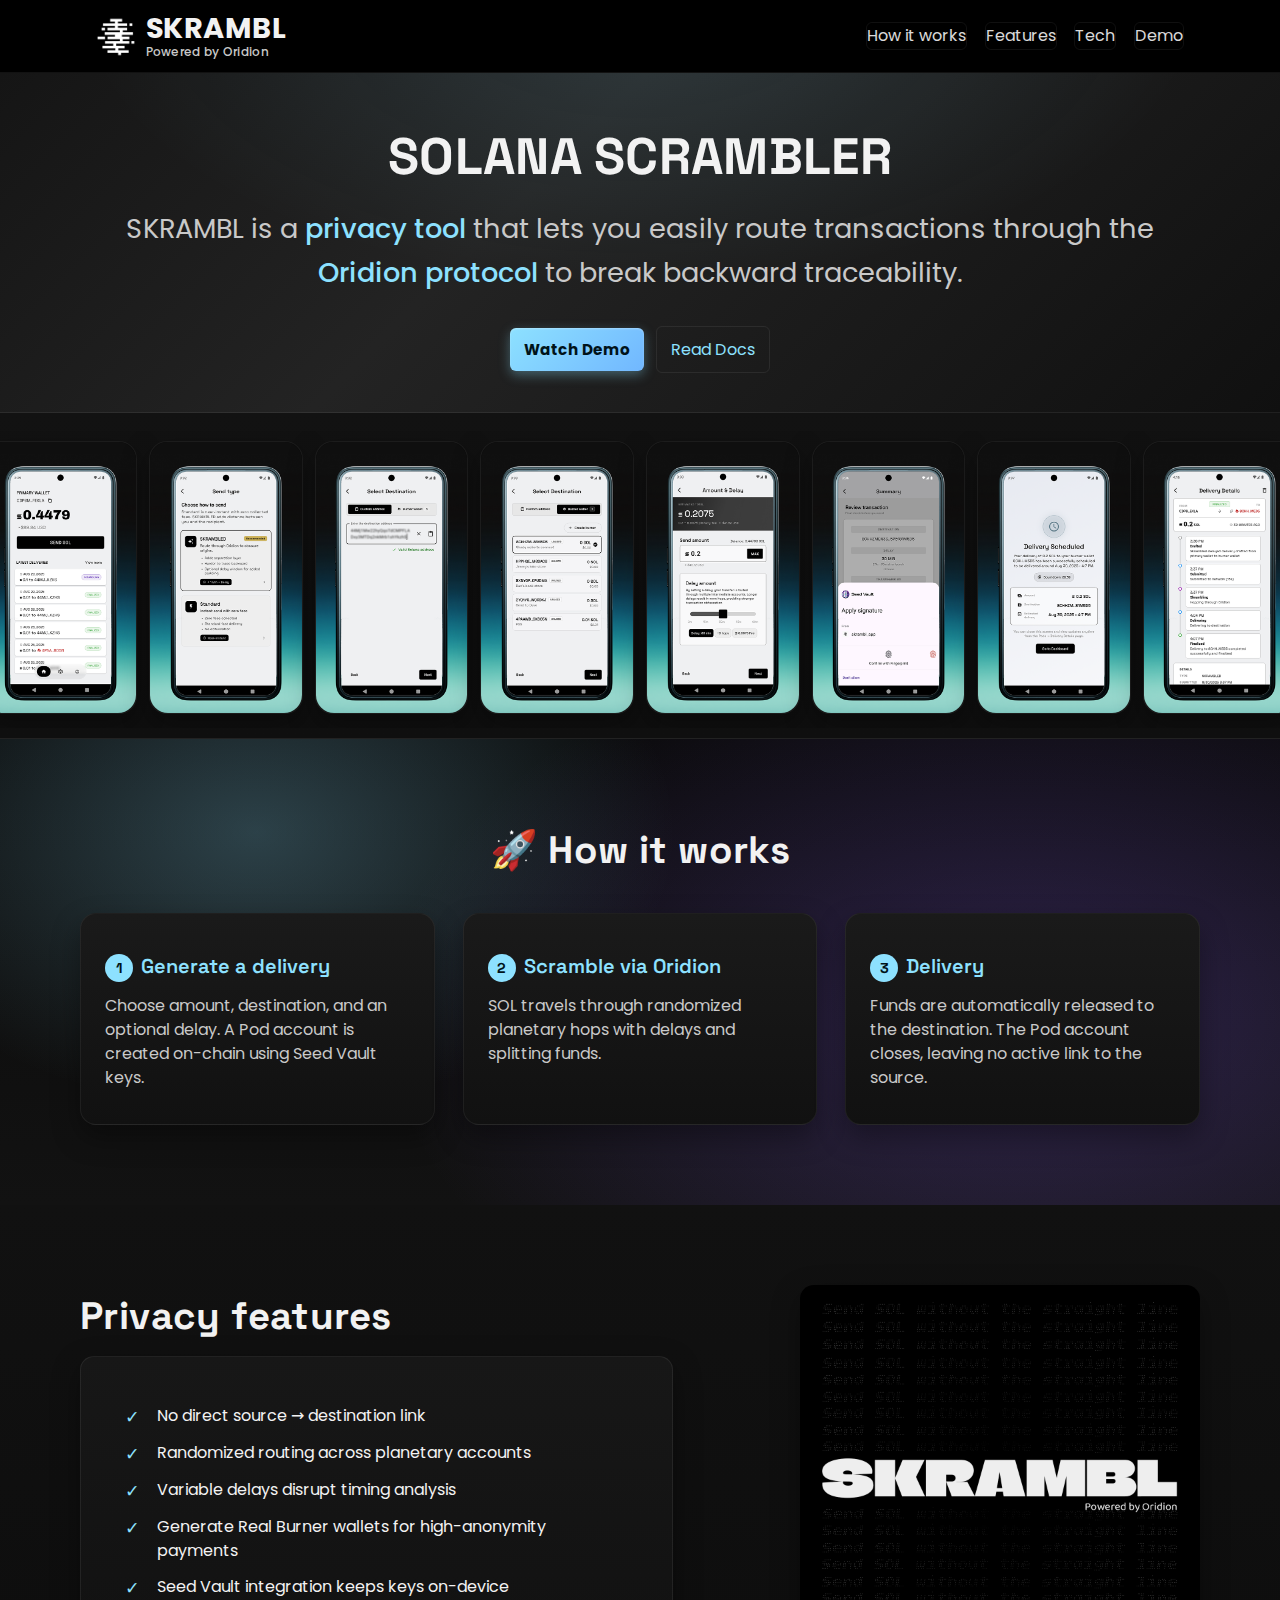
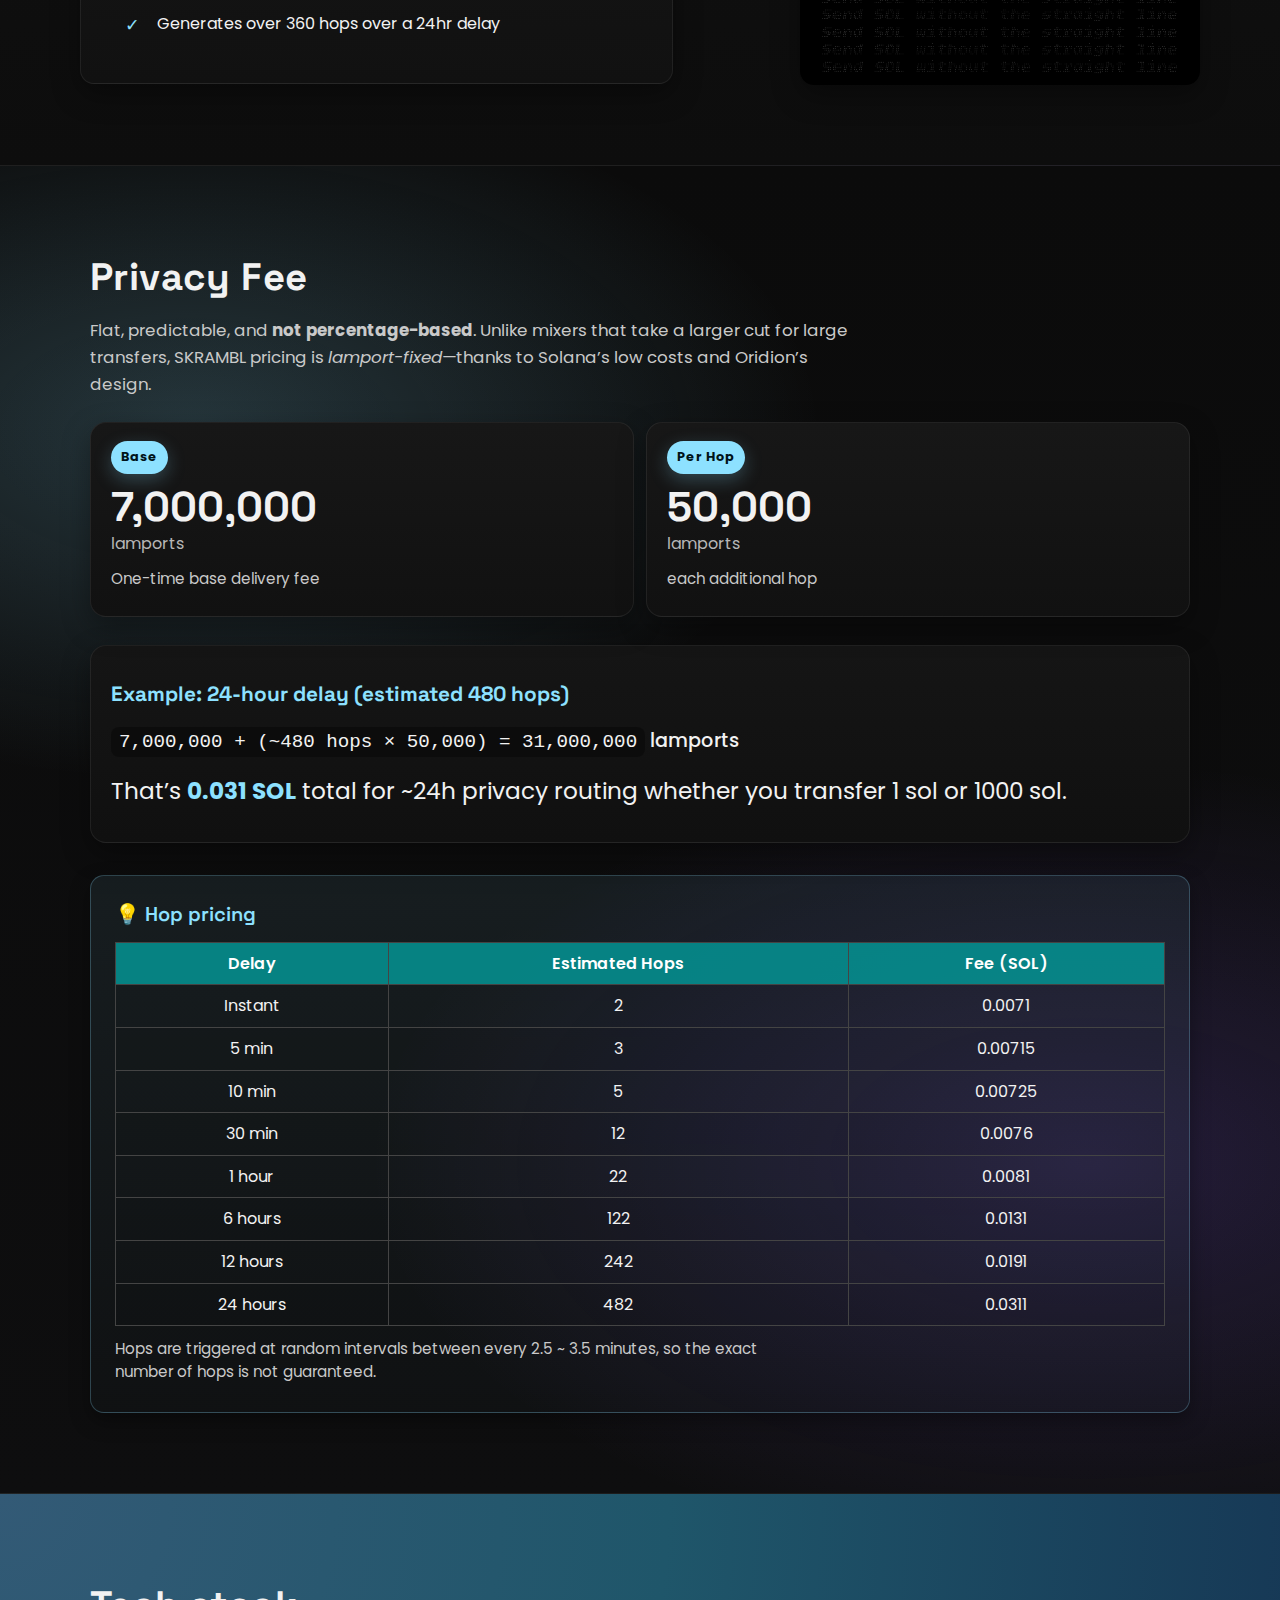
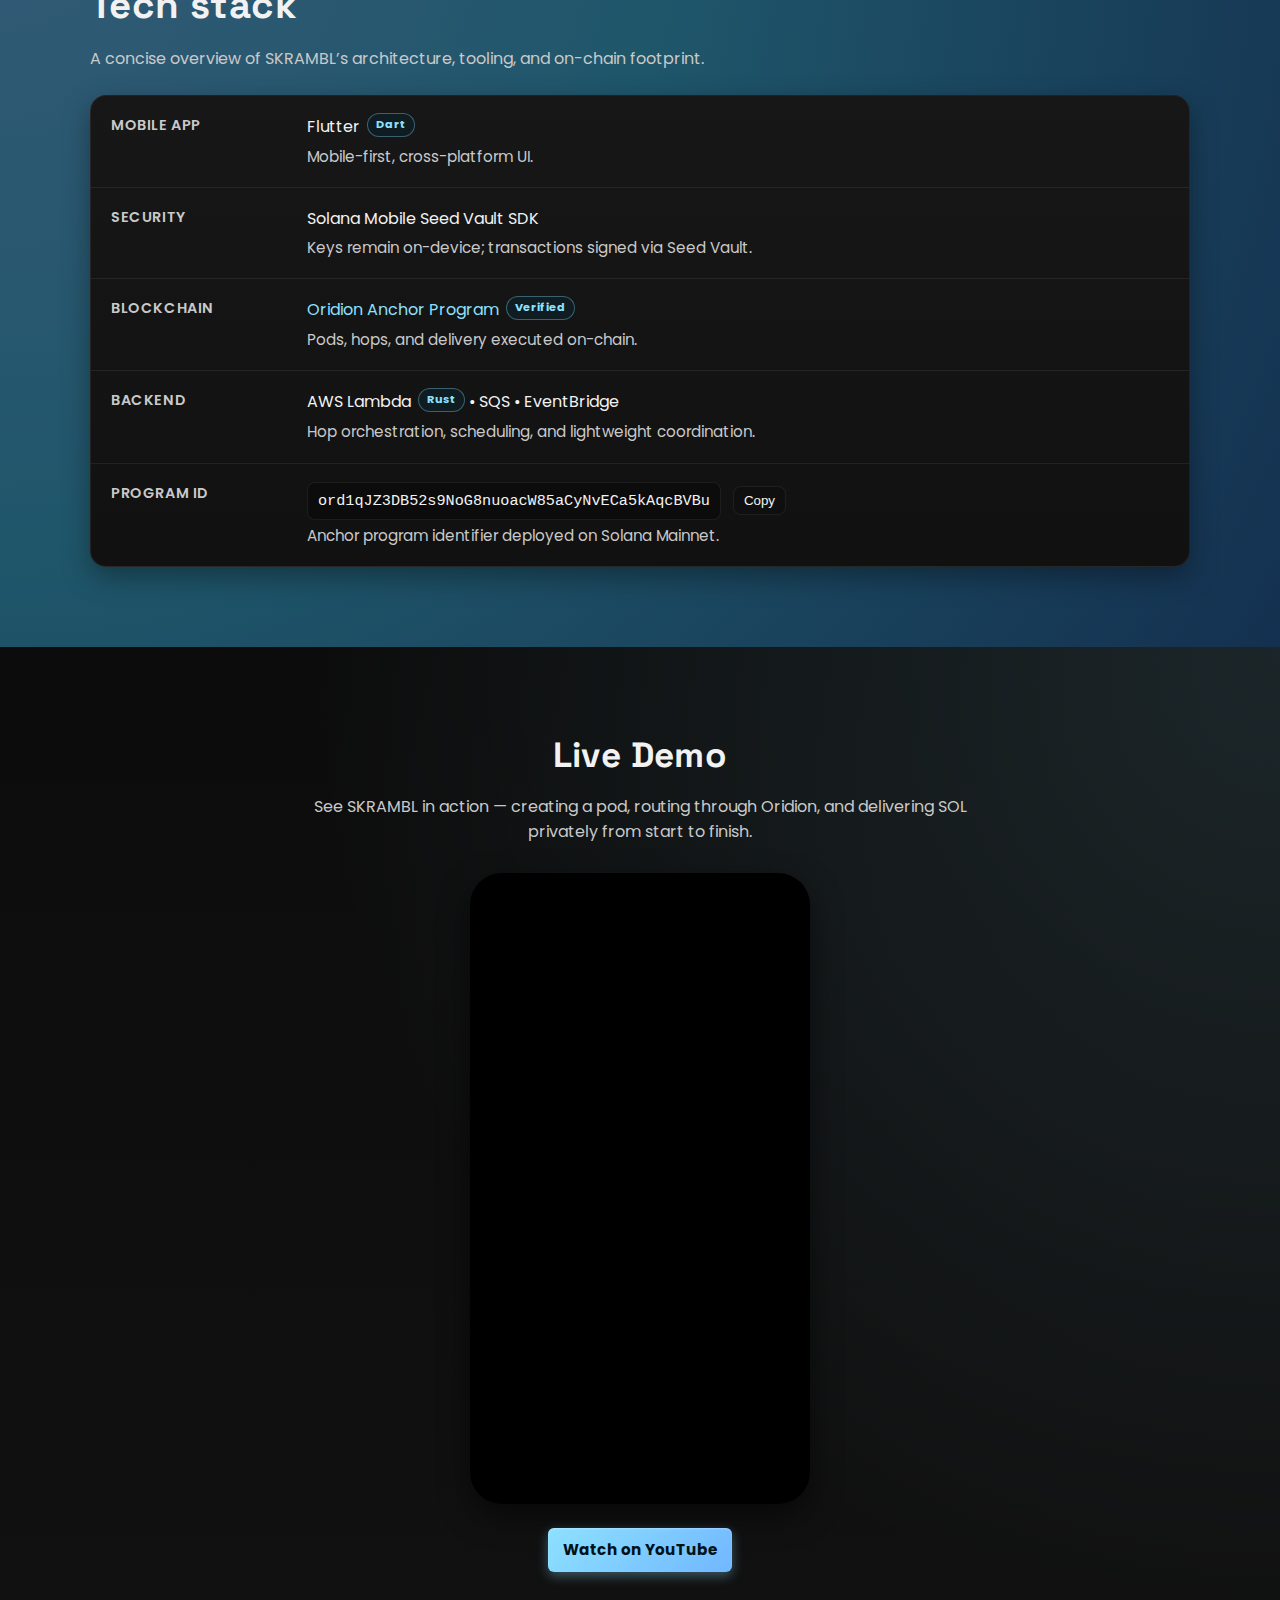
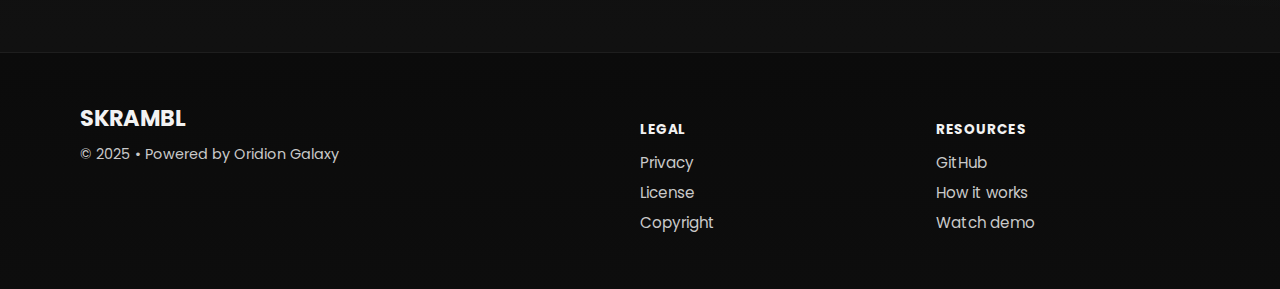
<file: index.html>
<!DOCTYPE html>
<html lang="en">
<head>
  <meta charset="UTF-8" />
  <meta name="viewport" content="width=device-width, initial-scale=1" />
  <title>SKRAMBL – Solana privacy reimagined</title>
  <meta name="description" content="SKRAMBL is a privacy-first Solana wallet that scrambles transactions via the Oridion protocol. Every send, SKRAMBLED.">
  <meta name="theme-color" content="#0d0d0d">
  <meta name="color-scheme" content="dark light">
  <link rel="canonical" href="https://oridion.github.io/skrambl-site/">
  <link rel="preconnect" href="https://fonts.googleapis.com">
  <link rel="preconnect" href="https://fonts.gstatic.com" crossorigin>
  <link href="https://fonts.googleapis.com/css2?family=Poppins:wght@400;500;700&family=Space+Grotesk:wght@500;700&display=swap" rel="stylesheet">
  <meta property="og:type" content="website">
  <meta property="og:title" content="SKRAMBL – A stealth layer for your SOL">
  <meta property="og:description" content="Privacy-first Solana wallet built on the Oridion protocol. Every send, SKRAMBLED.">
  <meta property="og:image" content="https://oridion.github.io/skrambl-site/og-image.png">
  <meta property="og:url" content="https://oridion.github.io/skrambl-site/">
  <meta name="twitter:card" content="summary_large_image">
  <meta name="twitter:title" content="SKRAMBL – A stealth layer for your SOL">
  <meta name="twitter:description" content="Privacy-first Solana wallet built on the Oridion protocol.">
  <meta name="twitter:image" content="https://oridion.github.io/skrambl-site/og-image.png">
  <link rel="apple-touch-icon" sizes="180x180" href="/assets/favicon/apple-touch-icon.png">
  <link rel="icon" type="image/png" sizes="32x32" href="/assets/favicon/favicon-32x32.png">
  <link rel="icon" type="image/png" sizes="16x16" href="/assets/favicon/favicon-16x16.png">
  <link rel="manifest" href="/assets/favicon/site.webmanifest">
  <link rel="stylesheet" href="assets/styles.css">
  <script type="application/ld+json">
    {
      "@context":"https://schema.org",
      "@type":"SoftwareApplication",
      "name":"SKRAMBL",
      "applicationCategory":"FinanceApplication",
      "operatingSystem":"Android",
      "description":"Privacy-first Solana wallet that routes transactions via the Oridion protocol.",
      "offers":{"@type":"Offer","price":"0","priceCurrency":"USD"},
      "url":"https://oridion.github.io/skrambl-site/",
      "image":"https://oridion.github.io/skrambl-site/og-image.png"
    }
  </script>
</head>
<body>
<a href="#content" class="skip-link">Skip to content</a>
<div class="site-header">
  <div class="container nav">
    <div class="brand">
      <div class="logo" aria-hidden="true">
        <img src="assets/skrambl-logo.png" alt="SKRAMBL logo">
      </div>
      <div class="brand-text">
        <span class="brand-name">SKRAMBL</span>
        <span class="brand-sub">Powered by Oridion</span>
      </div>
    </div>
    <nav class="nav-links" aria-label="Primary">
      <a class="ghost" href="#how">How it works</a>
      <a class="ghost" href="#features">Features</a>
      <a class="ghost" href="#tech">Tech</a>
      <a class="ghost" href="#demo">Demo</a>
    </nav>
  </div>
</div>
<header class="hero">
  <div class="container">
    <h1>SOLANA SCRAMBLER</h1>
    <p class="tagline">SKRAMBL is a <strong>privacy tool</strong> that lets you easily route transactions through the <strong>Oridion protocol</strong> to break backward traceability.</p>
    <div class="cta-row">
      <a class="btn cta" href="#demo">Watch Demo</a>
      <a class="btn ghost" href="https://github.com/Oridion/skrambl_app">Read Docs</a>
    </div>
  </div>
</header>
<section id="screens" class="screens-shelf" aria-label="App screenshots">
  <div class="screen-container">
    <div class="shots-row">
      <figure class="shot">
        <img src="assets/screens/screenshot-01.png" alt="SKRAMBL screenshot 1"
             loading="lazy" decoding="async">
      </figure>
      <figure class="shot">
        <img src="assets/screens/screenshot-02.png" alt="SKRAMBL screenshot 2"
             loading="lazy" decoding="async">
      </figure>
      <figure class="shot">
        <img src="assets/screens/screenshot-03.png" alt="SKRAMBL screenshot 3"
             loading="lazy" decoding="async">
      </figure>
      <figure class="shot">
        <img src="assets/screens/screenshot-04.png" alt="SKRAMBL screenshot 4"
             loading="lazy" decoding="async">
      </figure>
      <figure class="shot">
        <img src="assets/screens/screenshot-05.png" alt="SKRAMBL screenshot 5"
             loading="lazy" decoding="async">
      </figure>
      <figure class="shot">
        <img src="assets/screens/screenshot-06.png" alt="SKRAMBL screenshot 6"
             loading="lazy" decoding="async">
      </figure>
      <figure class="shot">
        <img src="assets/screens/screenshot-07.png" alt="SKRAMBL screenshot 7"
             loading="lazy" decoding="async">
      </figure>
      <figure class="shot">
        <img src="assets/screens/screenshot-08.png" alt="SKRAMBL screenshot 8"
             loading="lazy" decoding="async">
      </figure>
    </div>
  </div>
</section>
<main id="content">
  <section id="how">
    <div class="container">
      <h2>🚀 How it works</h2>
      <div class="grid cols-3" role="list">
        <article class="card" role="article">
          <h3 data-step="1">Generate a delivery</h3>
          <p>Choose amount, destination, and an optional delay. A Pod account is created on-chain using Seed Vault keys.</p>
        </article>
        <article class="card" role="article">
          <h3 data-step="2">Scramble via Oridion</h3>
          <p>SOL travels through randomized planetary hops with delays and splitting funds.</p>
        </article>
        <article class="card" role="article">
          <h3 data-step="3">Delivery</h3>
          <p>Funds are automatically released to the destination. The Pod account closes, leaving no active link to the source.</p>
        </article>
      </div>
    </div>
  </section>
  <section id="features">
    <div class="container features-grid">
      <div class="features-text">
        <h2>Privacy features</h2>
        <div class="card">
          <ul>
            <li>No direct source → destination link</li>
            <li>Randomized routing across planetary accounts</li>
            <li>Variable delays disrupt timing analysis</li>
            <li>Generate Real Burner wallets for high-anonymity payments</li>
            <li>Seed Vault integration keeps keys on-device</li>
            <li>Generates over 360 hops over a 24hr delay</li>
          </ul>
        </div>
      </div>
      <div class="features-image">
        <img src="assets/1200x1200-editorial.png" alt="Privacy visualization" loading="lazy" decoding="async">
      </div>
    </div>
  </section>
  <section id="fees" class="fees-band" aria-label="Pricing">
      <div class="fees-content">
        <h2>Privacy Fee</h2>
        <p class="lead">
          Flat, predictable, and <strong>not percentage-based</strong>. Unlike mixers that take a larger cut for large transfers,
          SKRAMBL pricing is <em>lamport-fixed</em>—thanks to Solana’s low costs and Oridion’s design.
        </p>

        <div class="fee-cards">
          <div class="fee-card">
            <div class="chip">Base</div>
            <div class="big">7,000,000</div>
            <div class="unit">lamports</div>
            <p class="hint">One-time base delivery fee</p>
          </div>

          <div class="fee-card">
            <div class="chip">Per Hop</div>
            <div class="big">50,000</div>
            <div class="unit">lamports</div>
            <p class="hint">each additional hop</p>
          </div>
        </div>

        <div class="calc">
          <h3>Example: 24-hour delay (estimated 480 hops)</h3>
          <p class="math">
            <code>7,000,000 + (~480 hops × 50,000) = 31,000,000</code> lamports
          </p>
          <p class="eq">That’s <strong>0.031&nbsp;SOL</strong> total for ~24h privacy routing whether you transfer 1 sol or 1000 sol.</p>
        </div>

        <div class="compare">
          <h3>💡 Hop pricing</h3>
          <table class="pricing-table" id="hop-pricing-table">
            <thead>
            <tr>
              <th>Delay</th>
              <th>Estimated Hops</th>
              <th>Fee (SOL)</th>
            </tr>
            </thead>
            <tbody><tr>
              <td>Instant</td>
              <td>2</td>
              <td>0.0071</td>
            </tr><tr>
              <td>5 min</td>
              <td>3</td>
              <td>0.00715</td>
            </tr><tr>
              <td>10 min</td>
              <td>5</td>
              <td>0.00725</td>
            </tr><tr>
              <td>30 min</td>
              <td>12</td>
              <td>0.0076</td>
            </tr><tr>
              <td>1 hour</td>
              <td>22</td>
              <td>0.0081</td>
            </tr><tr>
              <td>6 hours</td>
              <td>122</td>
              <td>0.0131</td>
            </tr><tr>
              <td>12 hours</td>
              <td>242</td>
              <td>0.0191</td>
            </tr><tr>
              <td>24 hours</td>
              <td>482</td>
              <td>0.0311</td>
            </tr></tbody>
          </table>
          <p class="footnote">
            Hops are triggered at random intervals between every 2.5 ~ 3.5 minutes, so the exact number of hops is not guaranteed.
          </p>
        </div>

      </div>
  </section>
  <section id="tech">
    <div class="container tech-wrap">
      <header class="tech-head">
        <h2>Tech stack</h2>
        <p class="sub">A concise overview of SKRAMBL’s architecture, tooling, and on-chain footprint.</p>
      </header>

      <dl class="tech-list">
        <div class="row">
          <dt>Mobile App</dt>
          <dd>
            Flutter <span class="badge">Dart</span>
            <div class="meta">Mobile-first, cross-platform UI.</div>
          </dd>
        </div>

        <div class="row">
          <dt>Security</dt>
          <dd>
            Solana Mobile Seed Vault SDK
            <div class="meta">Keys remain on-device; transactions signed via Seed Vault.</div>
          </dd>
        </div>

        <div class="row">
          <dt>Blockchain</dt>
          <dd>
            <a href="https://solana.fm/address/ord1qJZ3DB52s9NoG8nuoacW85aCyNvECa5kAqcBVBu?cluster=mainnet-alpha" target="_blank" rel="noopener">Oridion Anchor Program</a> <span class="badge">Verified</span>
            <div class="meta">Pods, hops, and delivery executed on-chain.</div>
          </dd>
        </div>

        <div class="row">
          <dt>Backend</dt>
          <dd>
            AWS Lambda <span class="badge">Rust</span> • SQS • EventBridge
            <div class="meta">Hop orchestration, scheduling, and lightweight coordination.</div>
          </dd>
        </div>

        <div class="row">
          <dt>Program ID</dt>
          <dd>
            <code id="program-id">ord1qJZ3DB52s9NoG8nuoacW85aCyNvECa5kAqcBVBu</code>
            <button class="copy-btn" data-copy="#program-id" aria-label="Copy Program ID">Copy</button>
            <div class="meta">Anchor program identifier deployed on Solana Mainnet.</div>
          </dd>
        </div>


      </dl>
    </div>
  </section>
  <section id="demo">
    <div class="container demo-wrap">
      <header class="demo-head">
        <h2>Live Demo</h2>
        <p class="sub">
          See SKRAMBL in action — creating a pod, routing through Oridion,
          and delivering SOL privately from start to finish.
        </p>
      </header>
      <div class="demo-frame">
        <div class="phone-mockup">
          <iframe
            title="SKRAMBL product demo"
            src="https://www.youtube.com/embed/V_B_B4QPfFI"
            loading="lazy"
            allow="accelerometer; autoplay; clipboard-write; encrypted-media; gyroscope; picture-in-picture; web-share"
            referrerpolicy="strict-origin-when-cross-origin"
            allowfullscreen>
          </iframe>
        </div>
      </div>
      <div class="demo-cta">
        <a class="btn cta" href="https://youtube.com/shorts/X5Mw2dXq76o" target="_blank" rel="noopener">
          Watch on YouTube
        </a>
      </div>
    </div>
  </section>
</main>
<footer class="foot">
  <div class="container foot-grid">
    <div class="foot-brand">
      <strong class="foot-title">SKRAMBL</strong>
      <p class="foot-sub">© 2025 • Powered by Oridion Galaxy</p>

      <div id="solana">
        <img src="assets/solana.png" alt="Solana logo" loading="lazy" decoding="async">
      </div>
    </div>
    <div class="foot-links">
      <h4>Legal</h4>
      <a href="privacy.html">Privacy</a>
      <a href="license.html">License</a>
      <a href="copyright.html">Copyright</a>
    </div>
    <div class="foot-links">
      <h4>Resources</h4>
      <a href="https://github.com/Oridion/skrambl_app" target="_blank" rel="noopener">GitHub</a>
      <a href="#how">How it works</a>
      <a href="#demo">Watch demo</a>
    </div>
  </div>
</footer>
</body>
</html>
</file>
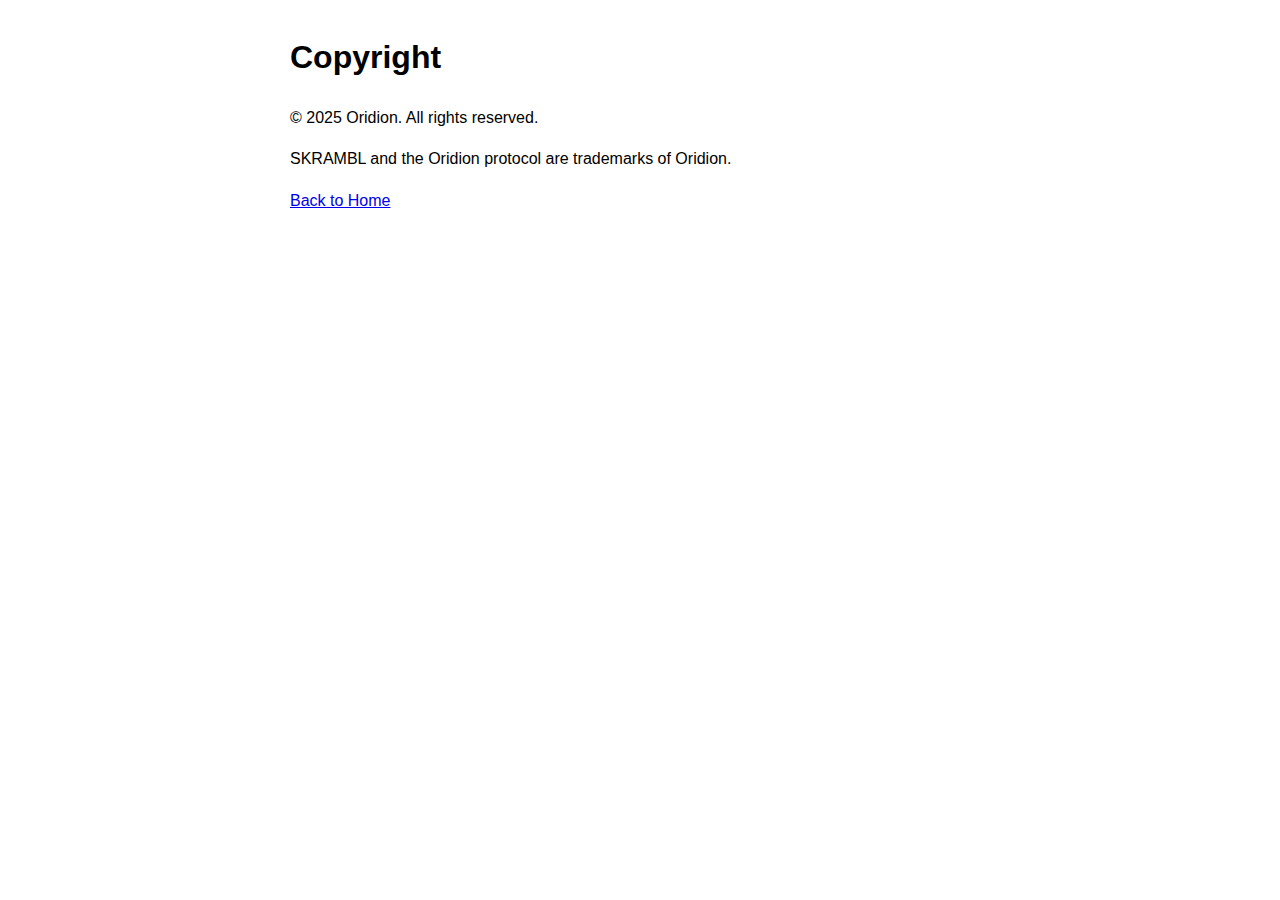
<file: copyright.html>
<!DOCTYPE html>
<html lang="en">
<head>
  <meta charset="UTF-8" />
  <title>SKRAMBL Copyright</title>
</head>
<body style="font-family:sans-serif; max-width:700px; margin:2rem auto; line-height:1.6;">
<h1>Copyright</h1>
<p>© 2025 Oridion. All rights reserved.</p>
<p>SKRAMBL and the Oridion protocol are trademarks of Oridion.</p>
<nav><a href="index.html">Back to Home</a></nav>
</body>
</html>
</file>
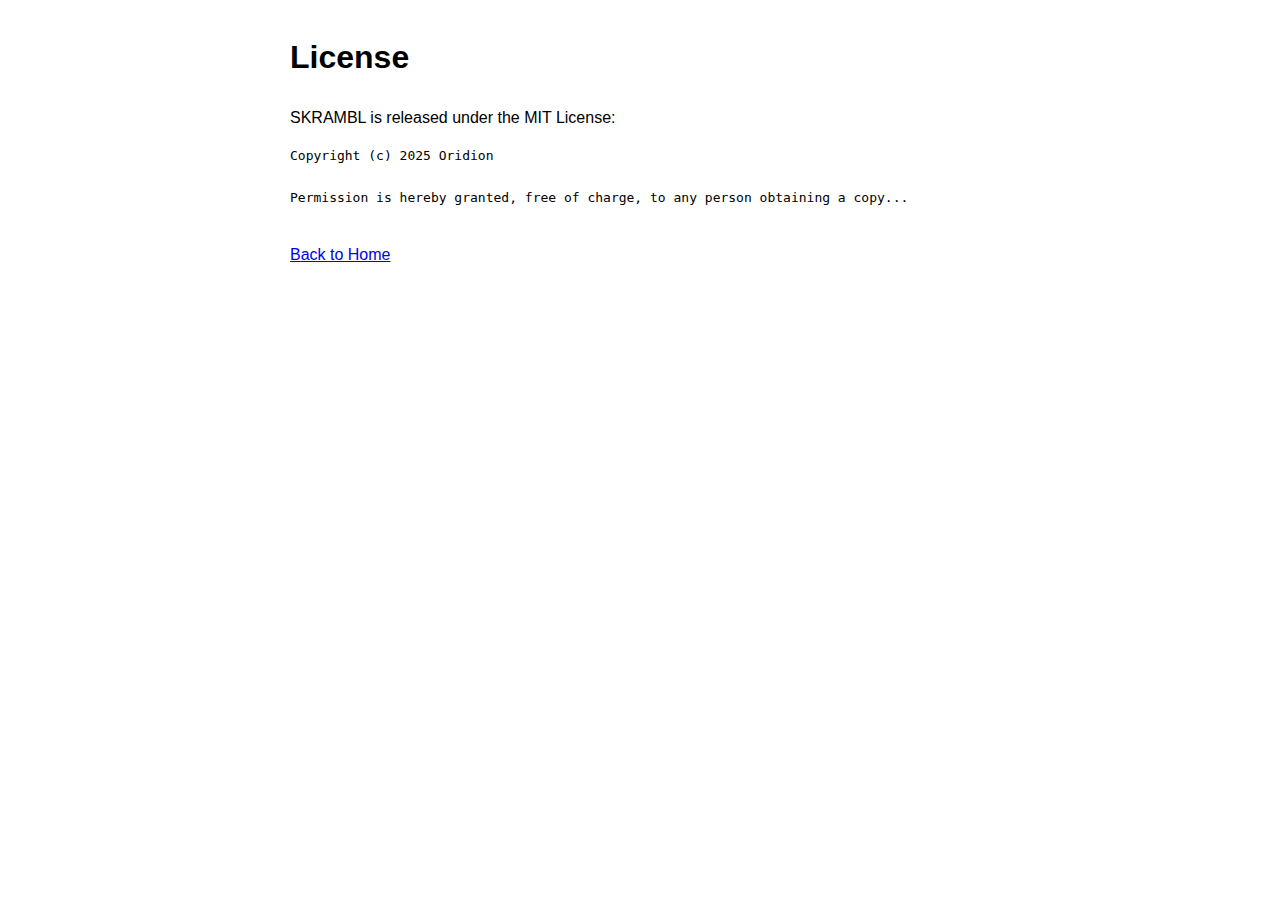
<file: license.html>
<!DOCTYPE html>
<html lang="en">
<head>
  <meta charset="UTF-8" />
  <title>SKRAMBL License</title>
</head>
<body style="font-family:sans-serif; max-width:700px; margin:2rem auto; line-height:1.6;">
<h1>License</h1>
<p>SKRAMBL is released under the MIT License:</p>
<pre>
Copyright (c) 2025 Oridion

Permission is hereby granted, free of charge, to any person obtaining a copy...
  </pre>
<nav><a href="index.html">Back to Home</a></nav>
</body>
</html>
</file>
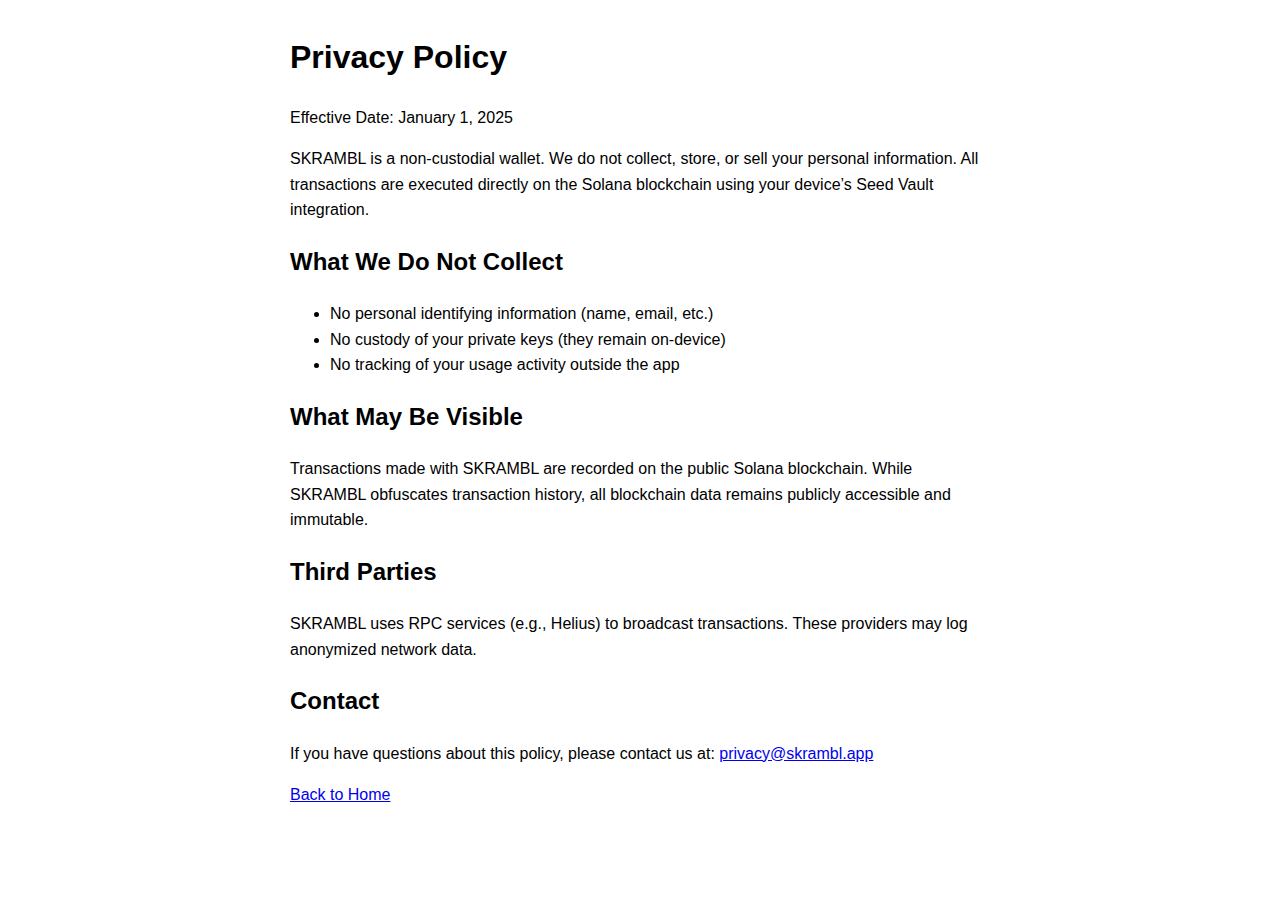
<file: privacy.html>
<!DOCTYPE html>
<html lang="en">
<head>
  <meta charset="UTF-8" />
  <title>SKRAMBL Privacy Policy</title>
</head>
<body style="font-family:sans-serif; max-width:700px; margin:2rem auto; line-height:1.6;">
<h1>Privacy Policy</h1>
<p>Effective Date: January 1, 2025</p>

<p>SKRAMBL is a non-custodial wallet. We do not collect, store, or sell your personal information.
  All transactions are executed directly on the Solana blockchain using your device’s Seed Vault integration.</p>

<h2>What We Do Not Collect</h2>
<ul>
  <li>No personal identifying information (name, email, etc.)</li>
  <li>No custody of your private keys (they remain on-device)</li>
  <li>No tracking of your usage activity outside the app</li>
</ul>

<h2>What May Be Visible</h2>
<p>Transactions made with SKRAMBL are recorded on the public Solana blockchain. While SKRAMBL obfuscates transaction history,
  all blockchain data remains publicly accessible and immutable.</p>

<h2>Third Parties</h2>
<p>SKRAMBL uses RPC services (e.g., Helius) to broadcast transactions. These providers may log anonymized network data.</p>

<h2>Contact</h2>
<p>If you have questions about this policy, please contact us at: <a href="mailto:privacy@skrambl.app">privacy@skrambl.app</a></p>

<nav><a href="index.html">Back to Home</a></nav>
</body>
</html>
</file>
<file: assets/styles.css>
:root{
    --bg:#0d0d0d;--bg-alt:#131313;--surface:#181818;--line:#ffffff12;
    --fg:#f2f2f2;--muted:#c9c9c9;--accent:#8de1ff;--ink:#00131a;
    --radius:14px;--shadow:0 10px 28px rgba(0,0,0,.35)
}
*{box-sizing:border-box}
html,body{margin:0;padding:0}

body {
    font-family: 'Poppins', system-ui, -apple-system, Segoe UI, Roboto, Helvetica, Arial, sans-serif;
    background:
            radial-gradient(1200px 600px at 50% -10%, #1a1a1a 0%, #0d0d0d 60%),
            var(--bg);
    color: var(--fg);
    line-height: 1.6;
}

h1, h2, h3 {
    font-family: 'Space Grotesk', 'Rubik', sans-serif;
    font-weight: 700
}
h1{font-size:clamp(2rem,4.2vw,3.2rem);letter-spacing:.3px;margin:.2rem 0 .6rem; text-transform: uppercase;}
h2 {
    font-family: 'Space Grotesk', sans-serif;
    font-size: clamp(1.8rem, 3vw, 2.4rem);
    margin: 0 0 10px;
    letter-spacing: 0.4px;
}
a{color:var(--accent);text-decoration:none}
a:hover{opacity:.92}
.container{width:min(1120px,92vw);margin:0 auto}

/* Sticky header / nav */
.site-header{
    position:sticky;top:0;z-index:50;
    background: #000;
    border-bottom:1px solid var(--line);
    backdrop-filter: blur(8px)
}
.nav{
    display:flex;align-items:center;justify-content:space-between;
    padding:12px 16px
}
.brand {
    display: flex;
    align-items: center;
    gap: 0.6rem;
    color: var(--fg);
}

.brand .logo img {
    width: 40px;
    height: 40px;
    position: relative;
    top: 5px;
}

.brand-text {
    display: flex;
    flex-direction: column;
    line-height: 1.1;
}

.brand-name {
    font-size: 1.8rem;
    font-weight: 700;
    letter-spacing: 0.5px;
}

.brand-sub {
    font-size: 0.75rem;
    font-weight: 500;
    color: var(--muted);
    letter-spacing: 0.3px;
}
.nav a{color:var(--fg);opacity:.9}
.nav-links{display:flex;gap:1.1rem;align-items:center}

.btn {
    padding:.6rem .9rem;
    align-self: center;
}
.cta {
    display: inline-block;
    border-radius: 6px;
    font-weight: 700;
    font-size: 0.95rem;
    color: var(--ink) !important;
    background: linear-gradient(135deg, #8de1ff, #71b7ff);
    box-shadow: 0 4px 12px rgba(141, 225, 255, 0.35),
    inset 0 1px 2px rgba(255, 255, 255, 0.3);
    transition: all 0.25s ease;
}

.cta:hover {
    transform: translateY(-2px);
    box-shadow: 0 6px 18px rgba(141, 225, 255, 0.45),
    inset 0 1px 3px rgba(255, 255, 255, 0.35);
    filter: brightness(1.05);
}

.cta:active {
    transform: translateY(0);
    box-shadow: 0 3px 8px rgba(141, 225, 255, 0.35);
}

.cta:focus-visible {
    outline: 2px solid var(--accent);
    outline-offset: 3px;
}
.ghost{border:1px solid var(--line);border-radius:6px}


/* Screenshots shelf (below sticky header) */
.screens-shelf{
    background: linear-gradient(180deg,#121212,#0f0f0f);
    border-bottom:1px solid var(--line);
    padding: 18px 0 10px;
}

.shots-row{
    display:flex; gap:12px; align-items:flex-start;
    overflow-x:auto; overflow-y:hidden; padding: 10px 16px 14px;
    scroll-snap-type: x mandatory;
    -webkit-overflow-scrolling: touch;
}
.shot {
    flex: 0 0 auto;
    width: clamp(119px, 12vw, 240px);
    aspect-ratio: 9 / 16;
    border-radius: 18px;
    background: #0b0b0b;
    box-shadow: var(--shadow);
    scroll-snap-align: start;
    position: relative;
    border: 1px solid var(--line);
    margin: 0;
}
.shot img{
    width: 100%; height: 100%;
    object-fit: cover; border-radius: 18px; display:block;
}

/* On really wide screens, center the strip and reduce overflow */
@media (min-width: 1200px){
    .shots-row{ justify-content:center; overflow:visible; overflow-x: scroll
    }
}


/* Hero */
header.hero {
    text-align: center;
    padding: 40px 16px 40px;
    background:
            radial-gradient(800px 400px at 50% -20%, rgba(141,225,255,0.12) 0%, transparent 70%),
            linear-gradient(135deg, #151515 0%, #232323 40%, #101010 100%);
    box-shadow: inset 0 -1px 0 var(--line);
    position: relative;
}

.tagline{color:var(--muted);margin:0 auto 2rem;max-width:70ch; font-size: 1.7rem;}
.tagline strong{color:var(--accent); font-weight: 500}
.cta-row{display:flex;gap:.7rem;justify-content:center;flex-wrap:wrap;margin-top:1rem}


section {
    padding: 80px 16px;
}

/* Section styling */
#how {
    background:
            radial-gradient(600px 400px at 20% 20%, rgba(141,225,255,0.25) 0%, transparent 70%),
            radial-gradient(800px 500px at 80% 60%, rgba(142,97,255,0.25) 0%, transparent 80%),
            linear-gradient(180deg, #0a0a0a 0%, #121212 100%);
    position: relative;
    overflow: hidden;
}

#how h2 {
    margin-bottom: 2rem;
    text-align: center;
    font-family: 'Space Grotesk', sans-serif;
    font-weight: 700;

}

/* Card grid */
#how .grid {
    display: grid;
    gap: 28px;
}

@media (min-width: 760px) {
    #how .grid.cols-3 {
        grid-template-columns: repeat(3, 1fr);
    }
}

/* Individual cards */
#how .card {
    background: linear-gradient(180deg, #1a1a1a, #111);
    border: 1px solid rgba(255, 255, 255, 0.06);
    border-radius: 16px;
    padding: 28px 24px;
    box-shadow: 0 12px 28px rgba(0, 0, 0, 0.35);
    text-align: left;
    transition: transform 0.2s ease, box-shadow 0.2s ease;
}

#how .card:hover {
    transform: translateY(-4px);
    box-shadow: 0 16px 32px rgba(0, 0, 0, 0.5);
}

/* Step titles */
#how h3 {
    font-size: 1.25rem;
    margin-bottom: 0.75rem;
    font-family: 'Space Grotesk', sans-serif;
    font-weight: 600;
    color: var(--accent);
}

/* Body text */
#how p {
    color: var(--muted);
    font-size: 1rem;
    line-height: 1.5;
}

#how h3::before {
    content: attr(data-step);
    display: inline-block;
    width: 28px;
    height: 28px;
    margin-right: 8px;
    border-radius: 50%;
    background: var(--accent);
    color: var(--ink);
    font-size: 0.9rem;
    font-weight: 700;
    text-align: center;
    line-height: 28px;
}



/* Features section */
#features {
    background: linear-gradient(180deg, #111 0%, #0d0d0d 100%);
}

#features ul {
    list-style: none;
    padding: 16px 26px;
    margin: 0;
}

#features li {
    position: relative;
    padding-left: 2rem;
    margin: 0.8rem 0;
    font-size: 1rem;
    line-height: 1.5;
    color: var(--fg);
}

#features li::before {
    content: "✓"; /* or swap with an icon */
    position: absolute;
    left: 0;
    top: 0;
    font-size: 1.1rem;
    line-height: 1.5;
    color: var(--accent);
    font-weight: bold;
}

.features-grid {
    display: flex;
    flex-direction: column;
    align-items: center;
    gap: 32px;
}

.features-text {
    flex: 1;
}

.features-image {
    flex: 1;
    display: flex;
    justify-content: center;
}

.features-image img {
    max-width: 100%;
    width: 400px;   /* scales down nicely */
    height: auto;
    border-radius: 14px;
    box-shadow: var(--shadow);
}

/* Side by side on desktop */
@media (min-width: 900px) {
    .features-grid {
        flex-direction: row;
        align-items: flex-start;
    }
    .features-text {
        flex: 1.2;
    }
    .features-image {
        flex: 1;
        justify-content: flex-end;
    }
}

/* ===== FEES band (full-bleed) ===== */
#fees.fees-band {
    /* flashy gradient with accent sweeps */
    background:
            radial-gradient(900px 500px at 15% 20%, rgba(141,225,255,0.20) 0%, transparent 70%),
            radial-gradient(900px 500px at 85% 75%, rgba(142,97,255,0.18) 0%, transparent 80%),
            linear-gradient(180deg, #0b0b0b 0%, #0e0e0f 100%);
    border-top: 1px solid var(--line);
    border-bottom: 1px solid var(--line);
}

.fees-content {
    width: min(1100px, 92vw);
    margin: 0 auto;
    text-align: left;
}



#fees .lead {
    color: var(--muted);
    max-width: 70ch;
    margin: 0 0 24px;
    font-size: 1.05rem;
}

/* fee cards row */
.fee-cards {
    display: grid;
    gap: 12px;
    grid-template-columns: 1fr 1fr;
    margin: 10px 0 28px;
}

.fee-card {
    background: linear-gradient(180deg, #171717, #111);
    border: 1px solid var(--line);
    border-radius: 16px;
    padding: 18px 20px;
    box-shadow: var(--shadow);
}

.fee-card .chip {
    display: inline-block;
    font-size: 0.8rem;
    font-weight: 700;
    letter-spacing: 0.4px;
    color: var(--ink);
    background: var(--accent);
    padding: 6px 10px;
    border-radius: 999px;
    box-shadow: 0 6px 18px rgba(141,225,255,0.25);
    margin-bottom: 10px;
}

.fee-card .big {
    font-family: 'Space Grotesk', sans-serif;
    font-size: clamp(1.8rem, 4.2vw, 2.6rem);
    font-weight: 700;
    line-height: 1.1;
}

.fee-card .unit {
    opacity: 0.9;
    color: var(--muted);
    margin-top: 2px;
}

.fee-card .hint {
    color: var(--muted);
    margin-top: 10px;
    font-size: 0.95rem;
}

/* calc block */
.calc {
    background: linear-gradient(180deg, #151515, #101010);
    border: 1px solid var(--line);
    border-radius: 16px;
    padding: 32px 20px;
    box-shadow: var(--shadow);
    margin-bottom: 32px;
}

.calc h3 {
    margin: 0 0 12px;
    font-size: 1.3rem;
    color: var(--accent);
}

.calc .math {
    margin: 16px 0;
    color: var(--fg);
    font-size: 1.2rem;
    line-height: 1.5;
    font-weight: 500;
}

.calc code {
    background: #00000055;
    padding: 4px 8px;
    border-radius: 8px;
    font-size: 1.2rem;

}

.calc .eq {
    margin: 8px 0 0;
    font-size: 1.45rem;
}
.calc .eq strong {
    color: var(--accent);
}

.calc .footnote {
    margin: 8px 0 0;
    color: var(--muted);
    font-size: 0.8rem;
}

/* comparison note */
.compare {
    margin-top: 24px;
    padding: 22px 24px;
    border-radius: 14px;
    background: linear-gradient(180deg, rgba(141,225,255,0.08) 0%, rgba(141,225,255,0.02) 100%);
    border: 1px solid rgba(141,225,255,0.25);
    box-shadow: 0 8px 20px rgba(0,0,0,0.35);
}

.compare h3 {
    margin-top: 0;
    margin-bottom: 12px;
    font-family: 'Space Grotesk', sans-serif;
    font-size: 1.25rem;
    font-weight: 600;
    color: var(--accent);
}

.compare p {
    margin: 0.4rem 0;
    font-size: 1rem;
    line-height: 1.5;
    color: var(--fg);
}

.compare .footnote {
    margin-top: 0.6rem;
    font-size: 0.95rem;
    color: var(--muted);
}

.pricing-table {
    width: 100%;
    border-collapse: collapse;
    margin: 12px 0;
}
.pricing-table th, .pricing-table td {
    border: 1px solid #444;
    padding: 8px 12px;
    text-align: center;
}
.pricing-table th {
    background: rgba(4,148,148,0.85);
    color: #fff;
    font-weight: 600;
    letter-spacing: 0.2px;
}
.pricing-table tr:nth-child(even) {
    background: rgba(0,0,0,0.04);
}


/* Tech Stack — information style */
#tech {
    background: radial-gradient(circle at top left,
    #335a76 0%,
    #1f566a 45%,
    #143050 100%);
}

.tech-wrap { width: min(1100px, 92vw); margin: 0 auto; }


.tech-head .sub {
    color: var(--muted);
    margin: 0 0 24px;
}

.tech-list {
    margin: 0;
    padding: 0;
    background: linear-gradient(180deg, #171717, #111);
    border: 1px solid var(--line);
    border-radius: 16px;
    box-shadow: var(--shadow);
}

/* Rows */
.tech-list .row {
    display: grid;
    grid-template-columns: 180px 1fr;
    gap: 16px;
    padding: 18px 20px;
    align-items: start;
    border-top: 1px solid var(--line);
}
.tech-list .row:first-child { border-top: 0; border-top-left-radius: 16px; border-top-right-radius: 16px; }
.tech-list .row:last-child  { border-bottom-left-radius: 16px; border-bottom-right-radius: 16px; }

@media (max-width: 720px) {
    .tech-list .row { grid-template-columns: 1fr; }
}

/* Terms / values */
.tech-list dt {
    margin: 0;
    color: var(--muted);
    font-weight: 600;
    text-transform: uppercase;
    letter-spacing: .6px;
    font-size: .9rem;
}
.tech-list dd {
    margin: 0;
    color: var(--fg);
    font-size: 1rem;
    line-height: 1.6;
}

.tech-list .meta {
    color: var(--muted);
    font-size: .95rem;
    margin-top: 4px;
}

/* Badges */
.badge {
    display: inline-block;
    margin-left: 3px;
    padding: 2px 8px;
    border-radius: 999px;
    font-size: .7rem;
    font-weight: 700;
    background: #0f1d22;
    position: relative;
    color: var(--accent);
    border: 1px solid rgba(141,225,255,0.35);
    bottom: 4px;
}

/* Program ID block + copy */
#program-id {
    display: inline-block;
    background: #00000055;
    padding: 6px 10px;
    border-radius: 8px;
    border: 1px solid var(--line);
    font-family: ui-monospace, SFMono-Regular, Menlo, Consolas, "Liberation Mono", monospace;
    font-size: .95rem;
}

.copy-btn {
    margin-left: 8px;
    padding: 6px 10px;
    border-radius: 8px;
    border: 1px solid var(--line);
    background: #0f0f0f;
    color: var(--fg);
    cursor: pointer;
}
.copy-btn:hover { background: #111; }
.copy-btn:active { transform: translateY(1px); }

.grid{
    display:grid;gap:16px;margin-top:14px
}
@media (min-width: 760px){ .grid.cols-3{grid-template-columns:repeat(3,1fr)} }
.card{
    background:linear-gradient(180deg,#171717,#111);
    border:1px solid var(--line);border-radius:var(--radius);
    padding:18px;box-shadow:var(--shadow);text-align:left
}
h3{font-size:1.06rem;margin:8px 0}
p,ul,ol{max-width:72ch;margin:.4rem auto}
ul,ol{padding-left:1.2rem;text-align:left}
li{margin:.45rem 0}

/* Demo Section */
#demo {
    background: radial-gradient(circle at top right,
    rgba(141,225,255,0.12) 0%, transparent 60%),
    linear-gradient(180deg, #0c0c0c 0%, #111 100%);
}

.demo-wrap { text-align: center; }

.demo-head h2 {
    font-size: clamp(1.6rem, 3vw, 2.2rem);
    margin: 0 0 10px;
}

.demo-head .sub {
    color: var(--muted);
    max-width: 70ch;
    margin: 0 auto 28px;
}

.demo-frame {
    display: flex;
    justify-content: center;
    margin-bottom: 24px;
}

.phone-mockup {
    background: #000;
    border-radius: 32px;
    padding: 12px;
    box-shadow: 0 12px 30px rgba(0,0,0,0.5);
    width: 340px;
    max-width: 90vw;
}

.phone-mockup iframe {
    border: none;
    border-radius: 20px;
    width: 100%;
    height: 600px;
}

.demo-cta {
    margin-top: 20px;
}
/* Footer */
footer.foot {
    border-top: 1px solid var(--line);
    background: linear-gradient(180deg, #0b0b0b 0%, #0d0d0d 100%);
    padding: 48px 16px;
    color: var(--muted);
    font-size: 0.95rem;
}

.foot-grid {
    display: grid;
    gap: 32px;
}

@media (min-width: 760px) {
    .foot-grid {
        grid-template-columns: 2fr 1fr 1fr;
        align-items: start;
    }
}

/* Brand block */
.foot-brand .foot-title {
    font-size: 1.4rem;
    font-weight: 700;
    color: var(--fg);
    display: block;
    margin-bottom: 6px;
}

.foot-brand .foot-sub {
    margin: 0;
    font-size: 0.9rem;
    color: var(--muted);
}

#solana {
    margin-top: 20px;
    opacity: 0.1;
}

/* Links */
.foot-links h4 {
    font-size: 0.85rem;
    text-transform: uppercase;
    letter-spacing: 0.6px;
    margin-bottom: 10px;
    color: var(--fg);
}

.foot-links a {
    display: block;
    margin: 6px 0;
    color: var(--muted);
    transition: color 0.2s ease;
}

.foot-links a:hover {
    color: var(--accent);
}

/* Accessibility */
.skip-link{position:absolute;left:-999px;width:1px;height:1px;overflow:hidden}
.skip-link:focus{position:fixed;left:1rem;top:1rem;padding:.5rem .75rem;background:#fff;color:#000;border-radius:8px;z-index:999}
@media (prefers-reduced-motion: reduce){*{transition:none!important;animation:none!important}}


/* responsive tweaks */
@media (max-width: 640px) {
    nav {
        display: none !important;
    }
    header.hero {
        padding: 20px 16px 34px;
    }
    h1 {
        font-size: 1.8rem !important;
        margin: .2rem 0 .4rem;
    }
    h2 {
        margin-bottom: 0.3rem;
    }
    .tagline {
        font-size: 1.2rem !important;
        margin-bottom: 1.4rem;
    }
    .cta {
        font-size: 1rem !important;
    }
    .btn {
        padding: 8px 18px !important;
        font-size: 0.9rem !important;
    }
    .shot {
        width: clamp(190px, 12vw, 240px)
    }
    section {
        padding: 32px 16px;
    }
    .container, .fees-content, .tech-wrap {
        width: 100%;
    }
    #how h2 {
        margin-bottom: 0;
    }
    #how .grid {
        gap: 10px;
    }
    .features-image {
        display: none;
    }
    .fee-cards {
        grid-template-columns: 1fr;
        margin-bottom: 14px;
    }

    .calc {
        margin-bottom: 14px;
    }
    .card {
        padding: 10px;
    }
    .features-grid {
        gap: 20px;
    }
    #features ul {

        padding: 8px 12px;

    }
}
</file>
